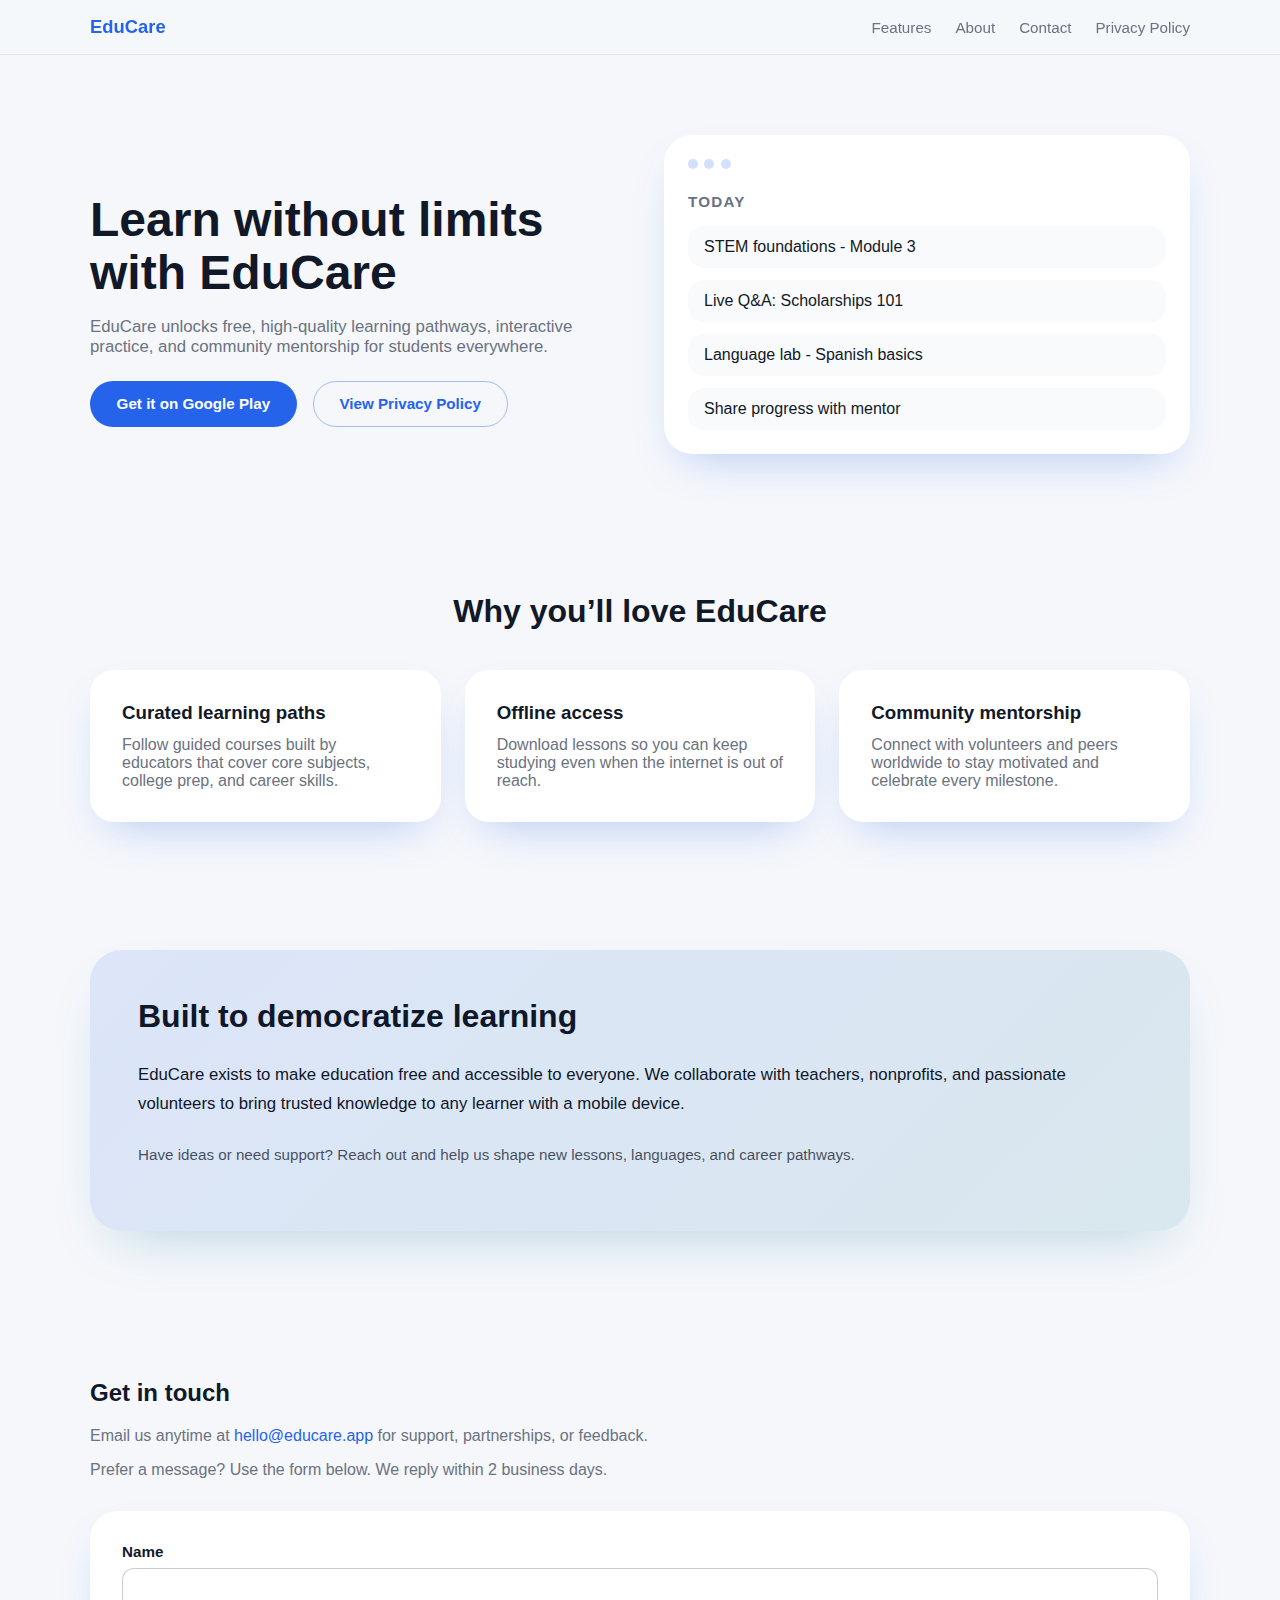
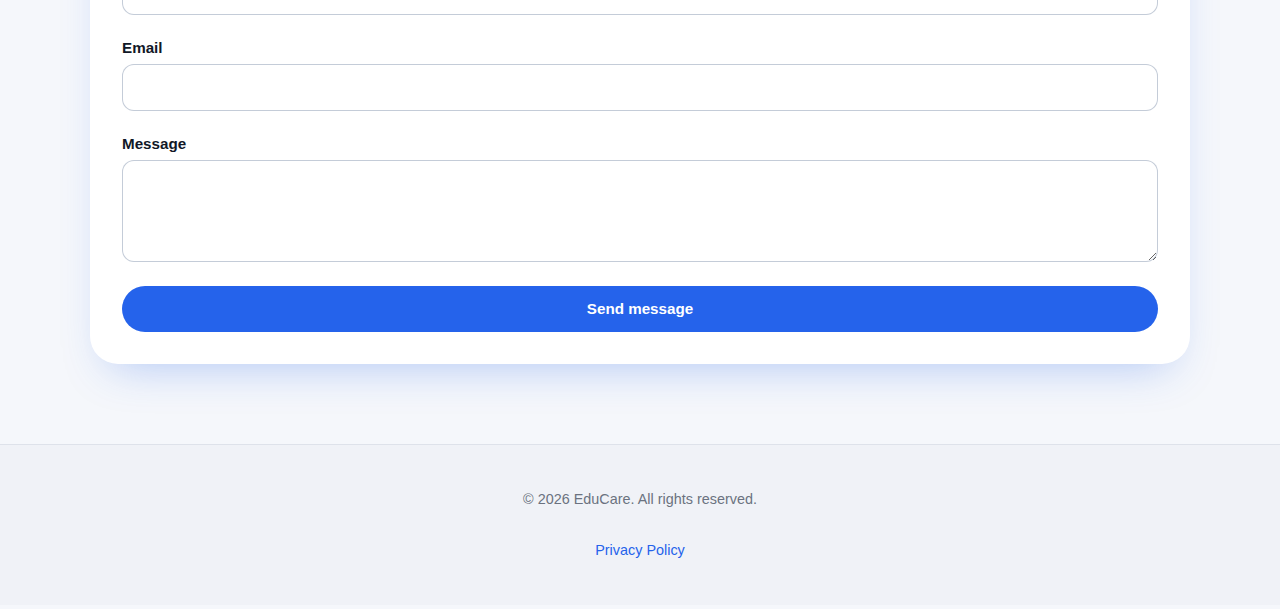
<file: index.html>
<!DOCTYPE html>
<html lang="en">
<head>
  <meta charset="UTF-8" />
  <meta name="viewport" content="width=device-width, initial-scale=1" />
  <title>EduCare - Free Learning for Everyone</title>
  <meta name="description" content="EduCare delivers free, high-quality lessons and mentorship so every learner can access world-class education." />
  <link rel="stylesheet" href="assets/css/styles.css" />
</head>
<body>
  <header class="site-header">
    <div class="container">
      <a class="brand" href="/">EduCare</a>
      <nav class="nav">
        <a href="#features">Features</a>
        <a href="#about">About</a>
        <a href="#contact">Contact</a>
        <a href="privacy-policy.html">Privacy Policy</a>
      </nav>
    </div>
  </header>

  <main>
    <section class="hero">
      <div class="container hero-content">
        <div class="hero-copy">
          <h1>Learn without limits with EduCare</h1>
          <p>EduCare unlocks free, high-quality learning pathways, interactive practice, and community mentorship for students everywhere.</p>
          <div class="cta-group">
            <a class="btn btn-primary" href="https://play.google.com/store/apps/details?id=com.example.educare" target="_blank" rel="noopener">Get it on Google Play</a>
            <a class="btn btn-secondary" href="privacy-policy.html">View Privacy Policy</a>
          </div>
        </div>
        <div class="hero-card" aria-hidden="true">
          <div class="screen">
            <div class="screen-header">
              <span class="dot" aria-hidden="true"></span>
              <span class="dot" aria-hidden="true"></span>
              <span class="dot" aria-hidden="true"></span>
            </div>
            <div class="screen-body">
              <h2>Today</h2>
              <ul>
                <li>STEM foundations - Module 3</li>
                <li>Live Q&amp;A: Scholarships 101</li>
                <li>Language lab - Spanish basics</li>
                <li>Share progress with mentor</li>
              </ul>
            </div>
          </div>
        </div>
      </div>
    </section>

    <section id="features" class="features">
      <div class="container">
        <h2>Why you&rsquo;ll love EduCare</h2>
        <div class="feature-grid">
          <article>
            <h3>Curated learning paths</h3>
            <p>Follow guided courses built by educators that cover core subjects, college prep, and career skills.</p>
          </article>
          <article>
            <h3>Offline access</h3>
            <p>Download lessons so you can keep studying even when the internet is out of reach.</p>
          </article>
          <article>
            <h3>Community mentorship</h3>
            <p>Connect with volunteers and peers worldwide to stay motivated and celebrate every milestone.</p>
          </article>
        </div>
      </div>
    </section>

    <section id="about" class="about">
      <div class="container">
        <div class="about-card">
          <h2>Built to democratize learning</h2>
          <p>EduCare exists to make education free and accessible to everyone. We collaborate with teachers, nonprofits, and passionate volunteers to bring trusted knowledge to any learner with a mobile device.</p>
          <p class="note">Have ideas or need support? Reach out and help us shape new lessons, languages, and career pathways.</p>
        </div>
      </div>
    </section>

    <section id="contact" class="contact">
      <div class="container">
        <h2>Get in touch</h2>
        <p>Email us anytime at <a href="mailto:hello@educare.app">hello@educare.app</a> for support, partnerships, or feedback.</p>
        <p>Prefer a message? Use the form below. We reply within 2 business days.</p>
        <form class="contact-form" name="contact" method="POST" data-netlify="true">
          <input type="hidden" name="form-name" value="contact" />
          <div class="field">
            <label for="name">Name</label>
            <input id="name" name="name" type="text" required />
          </div>
          <div class="field">
            <label for="email">Email</label>
            <input id="email" name="email" type="email" required />
          </div>
          <div class="field">
            <label for="message">Message</label>
            <textarea id="message" name="message" rows="4" required></textarea>
          </div>
          <button class="btn btn-primary" type="submit">Send message</button>
        </form>
      </div>
    </section>
  </main>

  <footer class="site-footer">
    <div class="container">
      <p>&copy; <span id="year"></span> EduCare. All rights reserved.</p>
      <p><a href="privacy-policy.html">Privacy Policy</a></p>
    </div>
  </footer>

  <script>
    document.getElementById("year").textContent = new Date().getFullYear();
  </script>
</body>
</html>
</file>
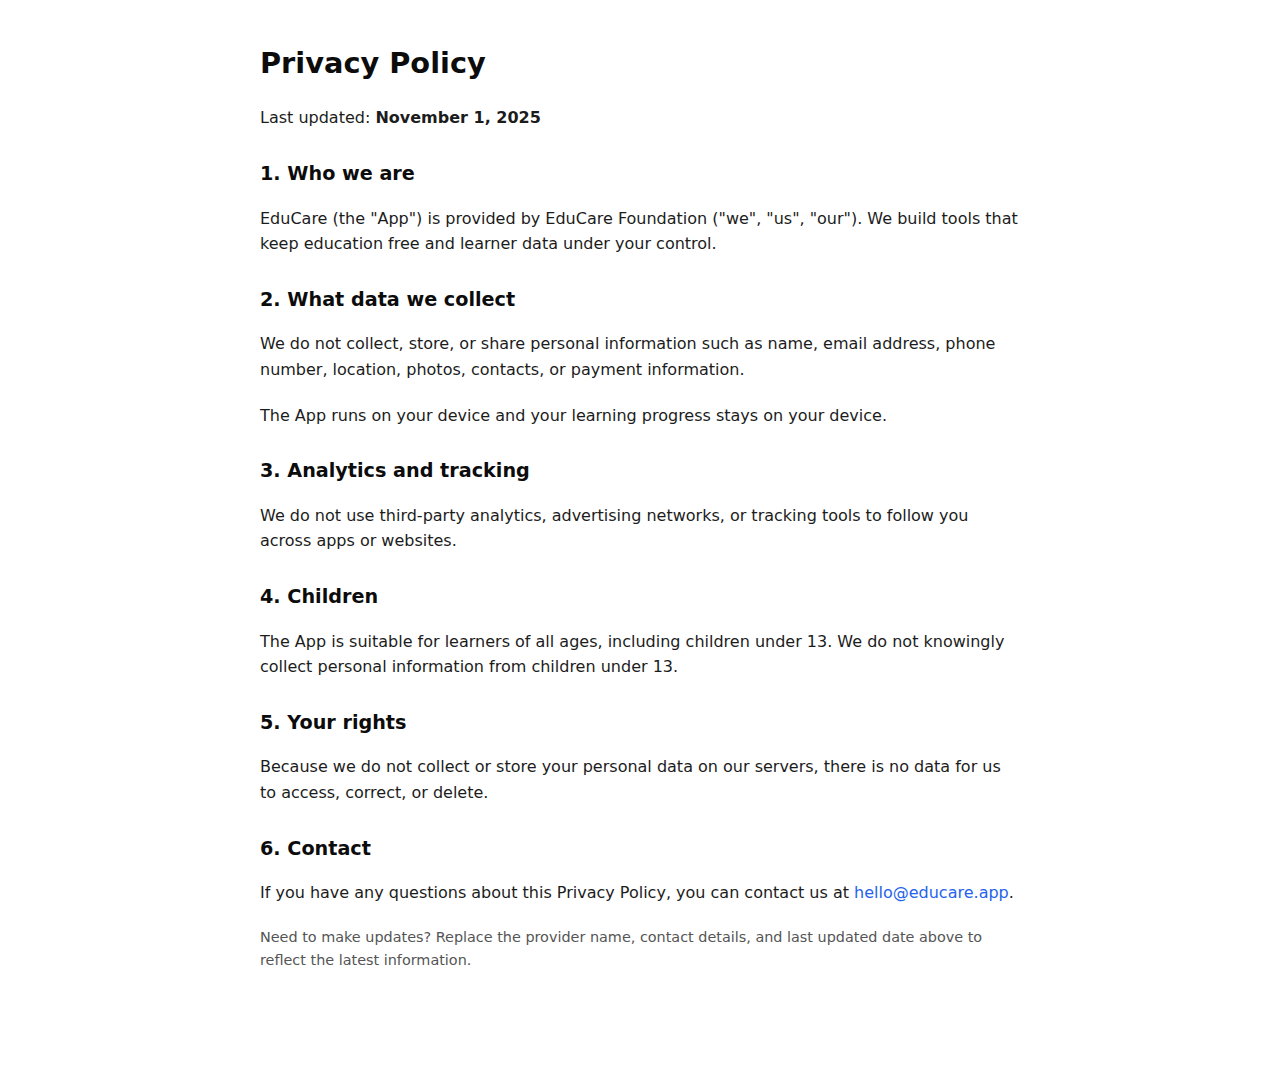
<file: privacy-policy.html>
<!DOCTYPE html>
<html lang="en">
<head>
  <meta charset="UTF-8" />
  <meta name="viewport" content="width=device-width, initial-scale=1" />
  <title>EduCare - Privacy Policy</title>
  <style>
    :root {
      color-scheme: light dark;
    }
    body {
      font-family: system-ui, -apple-system, BlinkMacSystemFont, "Segoe UI", Roboto, sans-serif;
      max-width: 760px;
      margin: 40px auto;
      line-height: 1.6;
      padding: 0 16px 48px;
      color: #1c1c1c;
      background: #fff;
    }
    h1, h2 {
      font-weight: 600;
      color: #0c0c0c;
    }
    h1 {
      font-size: 1.8rem;
    }
    h2 {
      margin-top: 1.75rem;
      font-size: 1.2rem;
    }
    p {
      margin: 0.75rem 0 1.25rem;
    }
    a {
      color: #2563eb;
      text-decoration: none;
    }
    a:hover, a:focus-visible {
      text-decoration: underline;
    }
    .note {
      font-size: 0.9rem;
      color: #555;
    }
  </style>
</head>
<body>
  <h1>Privacy Policy</h1>
  <p>Last updated: <strong>November 1, 2025</strong></p>

  <h2>1. Who we are</h2>
  <p>EduCare (the "App") is provided by EduCare Foundation ("we", "us", "our"). We build tools that keep education free and learner data under your control.</p>

  <h2>2. What data we collect</h2>
  <p>We do not collect, store, or share personal information such as name, email address, phone number, location, photos, contacts, or payment information.</p>
  <p>The App runs on your device and your learning progress stays on your device.</p>

  <h2>3. Analytics and tracking</h2>
  <p>We do not use third-party analytics, advertising networks, or tracking tools to follow you across apps or websites.</p>

  <h2>4. Children</h2>
  <p>The App is suitable for learners of all ages, including children under 13. We do not knowingly collect personal information from children under 13.</p>

  <h2>5. Your rights</h2>
  <p>Because we do not collect or store your personal data on our servers, there is no data for us to access, correct, or delete.</p>

  <h2>6. Contact</h2>
  <p>If you have any questions about this Privacy Policy, you can contact us at <a href="mailto:hello@educare.app">hello@educare.app</a>.</p>

  <p class="note">Need to make updates? Replace the provider name, contact details, and last updated date above to reflect the latest information.</p>
</body>
</html>
</file>
<file: assets/css/styles.css>
:root {
  --bg: #f5f7fb;
  --text: #111827;
  --muted: #6b7280;
  --accent: #2563eb;
  --accent-dark: #1d4ed8;
  --card: #ffffff;
  --shadow: 0 20px 45px -20px rgba(37, 99, 235, 0.35);
}

*,
*::before,
*::after {
  box-sizing: border-box;
}

body {
  margin: 0;
  font-family: "Inter", -apple-system, BlinkMacSystemFont, "Segoe UI", Roboto, sans-serif;
  color: var(--text);
  background: var(--bg);
}

a {
  color: var(--accent);
  text-decoration: none;
}

a:hover,
a:focus-visible {
  text-decoration: underline;
}

.container {
  width: min(1100px, 90vw);
  margin: 0 auto;
}

.site-header {
  position: sticky;
  top: 0;
  z-index: 100;
  backdrop-filter: blur(18px);
  background: rgba(245, 247, 251, 0.9);
  border-bottom: 1px solid rgba(15, 23, 42, 0.08);
}

.site-header .container {
  display: flex;
  align-items: center;
  justify-content: space-between;
  padding: 1rem 0;
}

.brand {
  font-weight: 700;
  font-size: 1.15rem;
}

.nav {
  display: flex;
  gap: 1.5rem;
  font-size: 0.95rem;
}

.nav a {
  color: var(--muted);
}

.nav a:hover,
.nav a:focus-visible {
  color: var(--accent);
}

.hero {
  padding: 5rem 0 3rem;
}

.hero-content {
  display: grid;
  grid-template-columns: repeat(2, minmax(0, 1fr));
  gap: 3rem;
  align-items: center;
}

.hero-copy h1 {
  font-size: clamp(2.4rem, 5vw, 3rem);
  line-height: 1.1;
  margin-bottom: 1rem;
}

.hero-copy p {
  font-size: 1.05rem;
  color: var(--muted);
  margin-bottom: 1.5rem;
}

.cta-group {
  display: flex;
  flex-wrap: wrap;
  gap: 1rem;
}

.btn {
  display: inline-flex;
  align-items: center;
  justify-content: center;
  padding: 0.85rem 1.6rem;
  border-radius: 999px;
  font-weight: 600;
  font-size: 0.95rem;
  border: 1px solid transparent;
  transition: transform 0.2s ease, box-shadow 0.2s ease, background 0.2s ease;
  cursor: pointer;
}

.btn:hover,
.btn:focus-visible {
  transform: translateY(-1px);
  box-shadow: 0 12px 30px -15px rgba(37, 99, 235, 0.65);
}

.btn-primary {
  background: var(--accent);
  color: #fff;
}

.btn-primary:hover,
.btn-primary:focus-visible {
  background: var(--accent-dark);
}

.btn-secondary {
  background: transparent;
  color: var(--accent);
  border-color: rgba(37, 99, 235, 0.4);
}

.hero-card .screen {
  background: var(--card);
  border-radius: 28px;
  padding: 1.5rem;
  box-shadow: var(--shadow);
}

.screen-header {
  display: flex;
  gap: 0.4rem;
  margin-bottom: 1.5rem;
}

.dot {
  width: 10px;
  height: 10px;
  border-radius: 50%;
  background: rgba(37, 99, 235, 0.2);
}

.screen-body h2 {
  margin: 0 0 1rem;
  font-size: 0.95rem;
  text-transform: uppercase;
  letter-spacing: 0.08em;
  color: var(--muted);
}

.screen-body ul {
  padding: 0;
  margin: 0;
  list-style: none;
  display: grid;
  gap: 0.75rem;
}

.screen-body li {
  padding: 0.75rem 1rem;
  background: #f8fafc;
  border-radius: 16px;
  font-weight: 500;
}

.features {
  padding: 4rem 0;
}

.features h2 {
  text-align: center;
  font-size: 2rem;
  margin-bottom: 2.5rem;
}

.feature-grid {
  display: grid;
  grid-template-columns: repeat(3, minmax(0, 1fr));
  gap: 1.5rem;
}

.feature-grid article {
  background: var(--card);
  border-radius: 24px;
  padding: 2rem;
  box-shadow: var(--shadow);
}

.feature-grid h3 {
  margin-top: 0;
  margin-bottom: 0.75rem;
}

.feature-grid p {
  margin: 0;
  color: var(--muted);
}

.about {
  padding: 4rem 0;
}

.about-card {
  background: linear-gradient(135deg, rgba(37, 99, 235, 0.12), rgba(14, 116, 144, 0.12));
  border-radius: 32px;
  padding: 3rem;
  color: #0f172a;
  box-shadow: 0 25px 60px -30px rgba(14, 116, 144, 0.35);
}

.about-card h2 {
  margin-top: 0;
  font-size: 2rem;
}

.about-card p {
  font-size: 1.05rem;
  line-height: 1.7;
}

.about-card .note {
  margin-top: 1.5rem;
  font-size: 0.95rem;
  color: rgba(15, 23, 42, 0.75);
}

.contact {
  padding: 4rem 0 5rem;
}

.contact p {
  color: var(--muted);
}

.contact-form {
  margin-top: 2rem;
  background: var(--card);
  border-radius: 28px;
  padding: 2rem;
  box-shadow: var(--shadow);
  display: grid;
  gap: 1.5rem;
}

.field {
  display: grid;
  gap: 0.5rem;
}

.field label {
  font-weight: 600;
  font-size: 0.95rem;
}

.field input,
.field textarea {
  padding: 0.85rem 1rem;
  border: 1px solid rgba(148, 163, 184, 0.55);
  border-radius: 12px;
  font-size: 1rem;
  transition: border-color 0.2s ease, box-shadow 0.2s ease;
}

.field input:focus-visible,
.field textarea:focus-visible {
  outline: none;
  border-color: var(--accent);
  box-shadow: 0 0 0 4px rgba(37, 99, 235, 0.12);
}

.site-footer {
  padding: 2rem 0;
  border-top: 1px solid rgba(148, 163, 184, 0.2);
  background: rgba(15, 23, 42, 0.02);
}

.site-footer .container {
  display: flex;
  flex-direction: column;
  gap: 0.4rem;
  text-align: center;
  font-size: 0.9rem;
  color: var(--muted);
}

@media (max-width: 960px) {
  .hero-content {
    grid-template-columns: 1fr;
  }

  .hero-card {
    order: -1;
  }

  .feature-grid {
    grid-template-columns: repeat(2, minmax(0, 1fr));
  }
}

@media (max-width: 640px) {
  .site-header .container {
    flex-direction: column;
    gap: 0.75rem;
  }

  .nav {
    gap: 1rem;
    flex-wrap: wrap;
    justify-content: center;
  }

  .hero {
    padding: 3.5rem 0 2.5rem;
  }

  .cta-group {
    width: 100%;
  }

  .btn {
    width: 100%;
  }

  .feature-grid {
    grid-template-columns: 1fr;
  }

  .about-card,
  .contact-form {
    padding: 1.75rem;
  }
}
</file>
